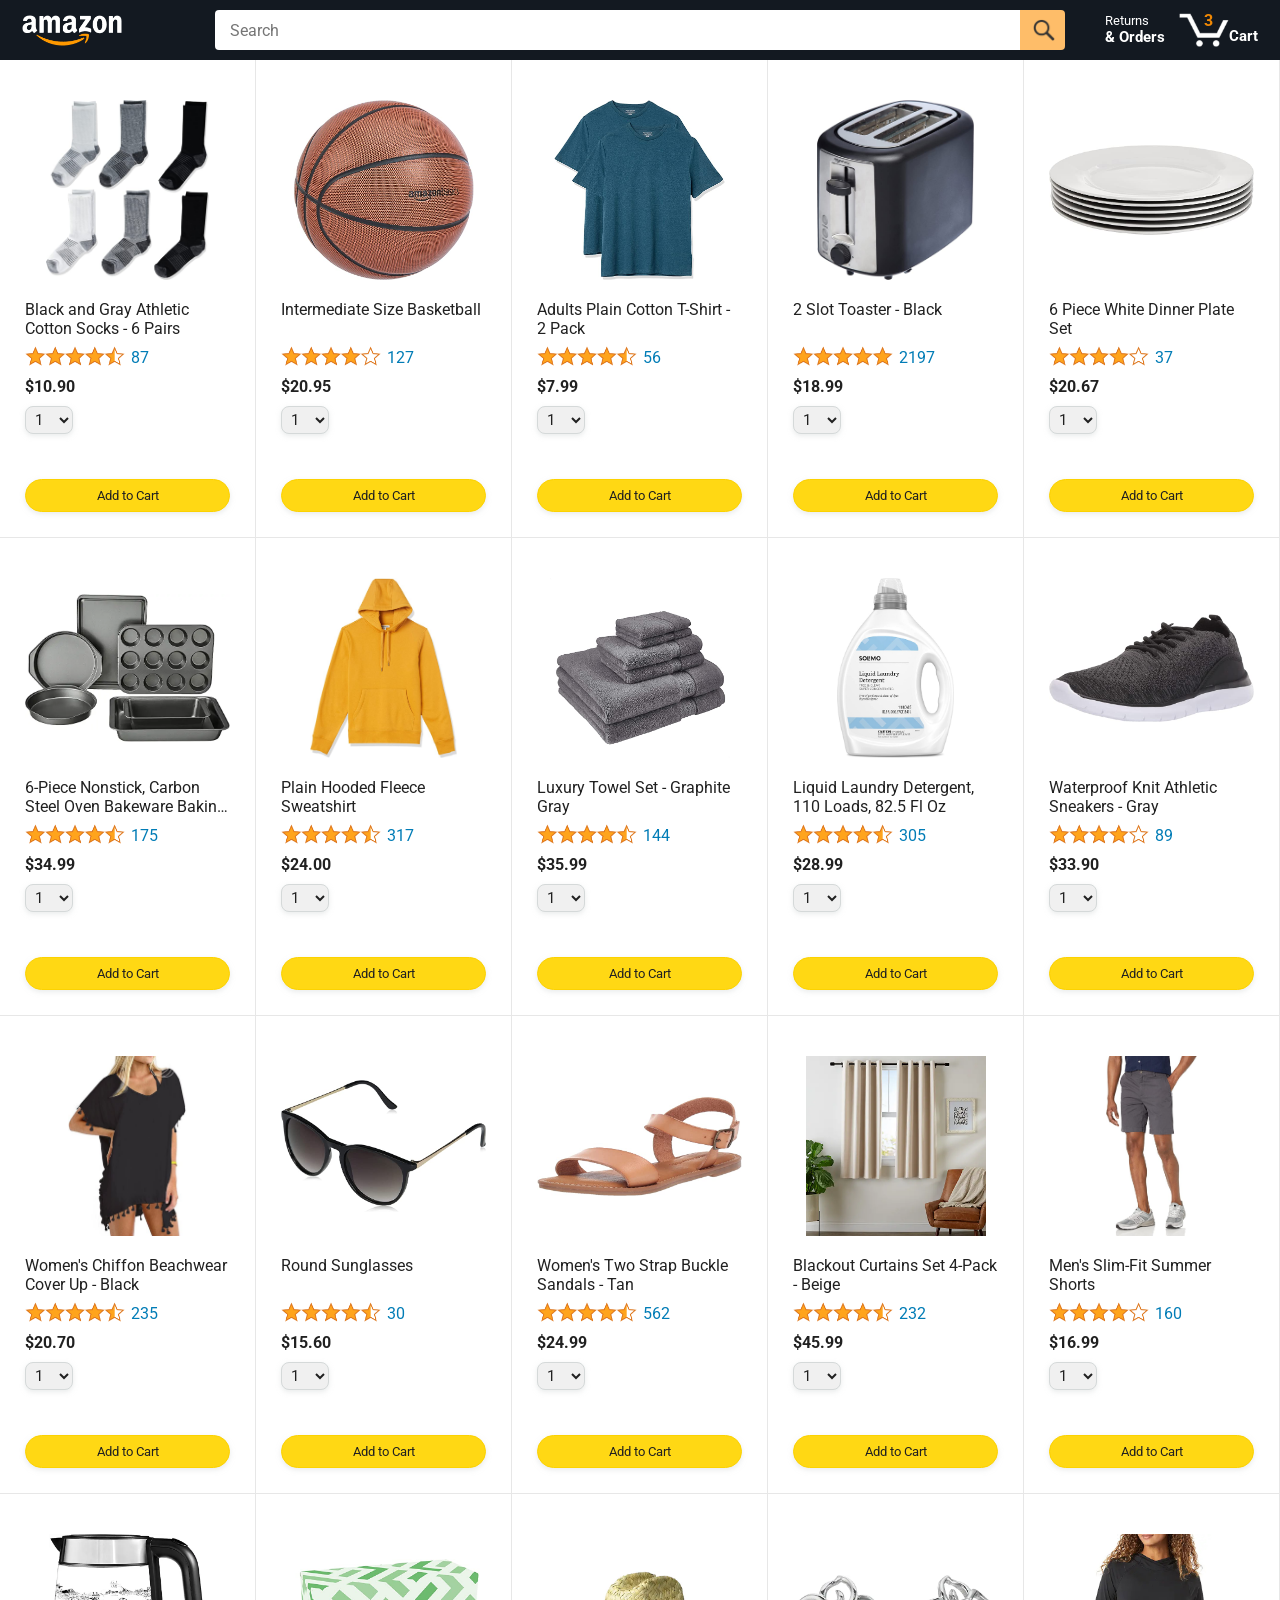
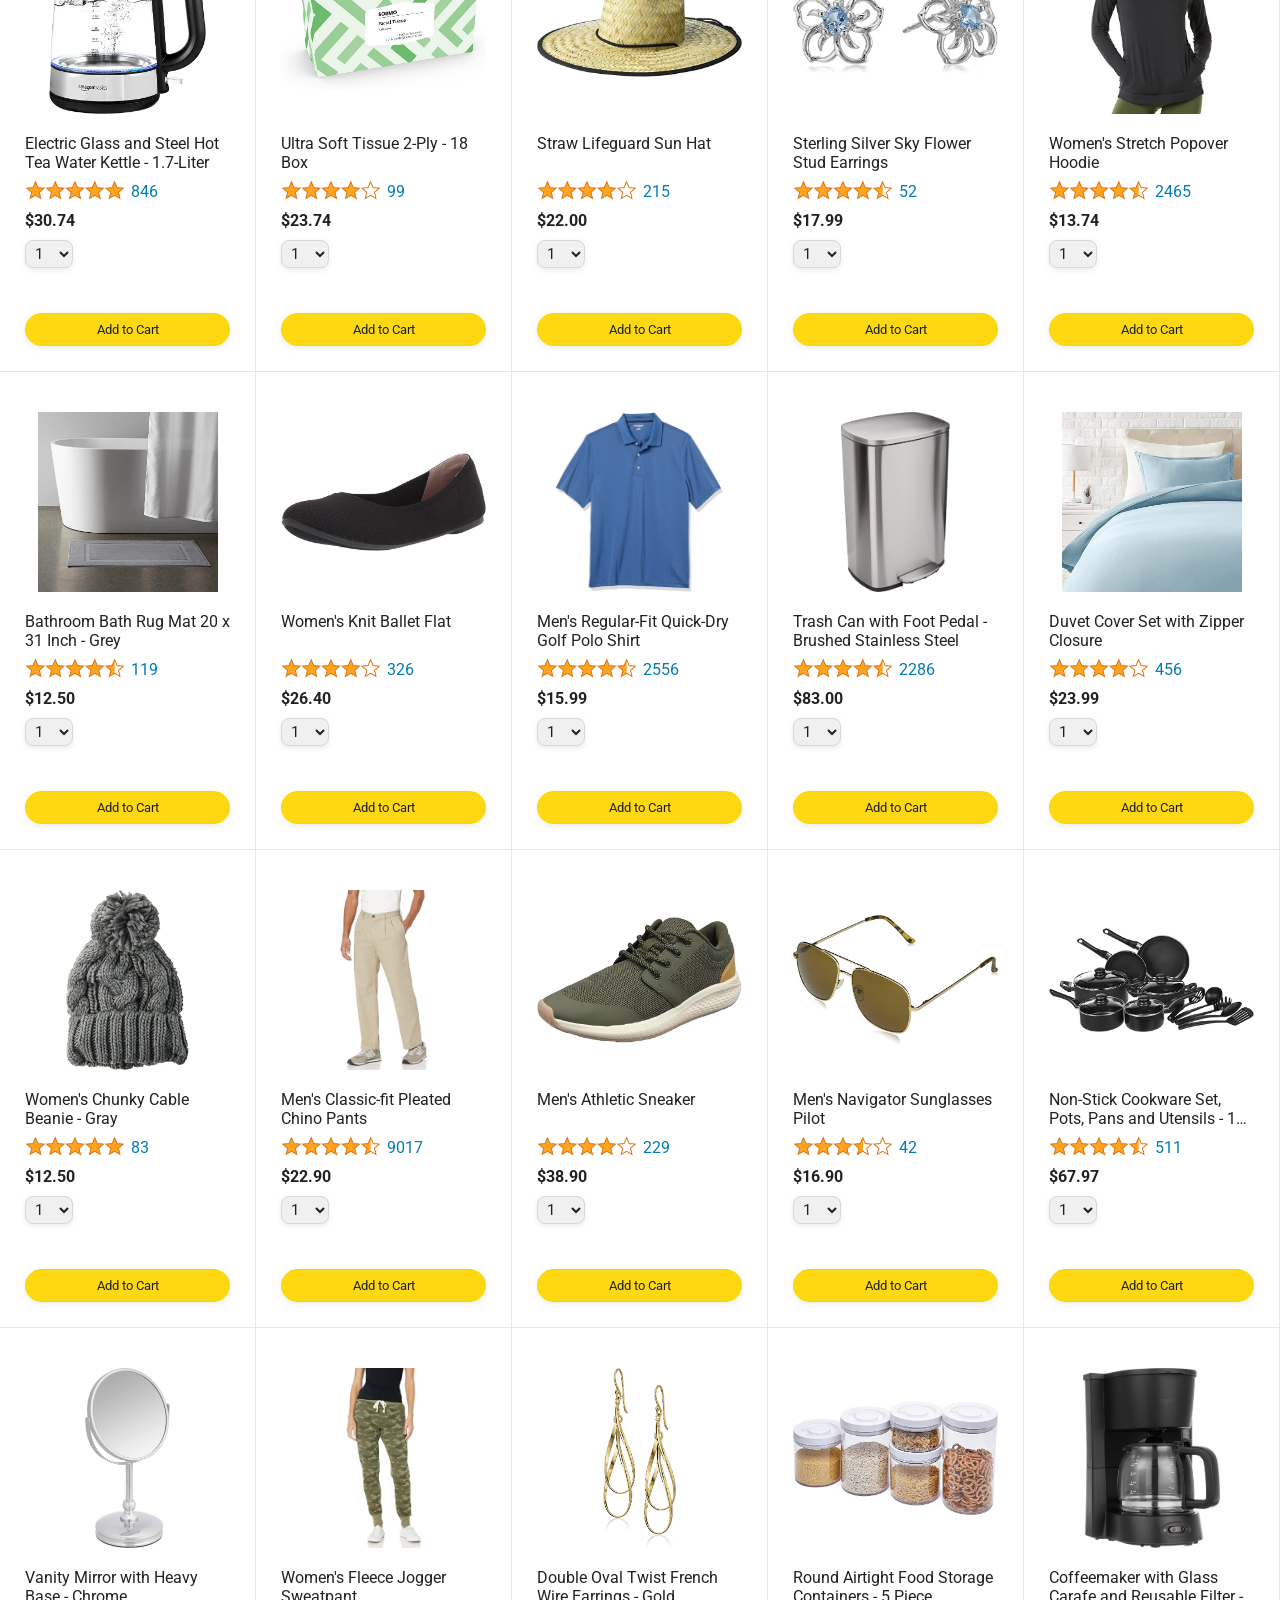
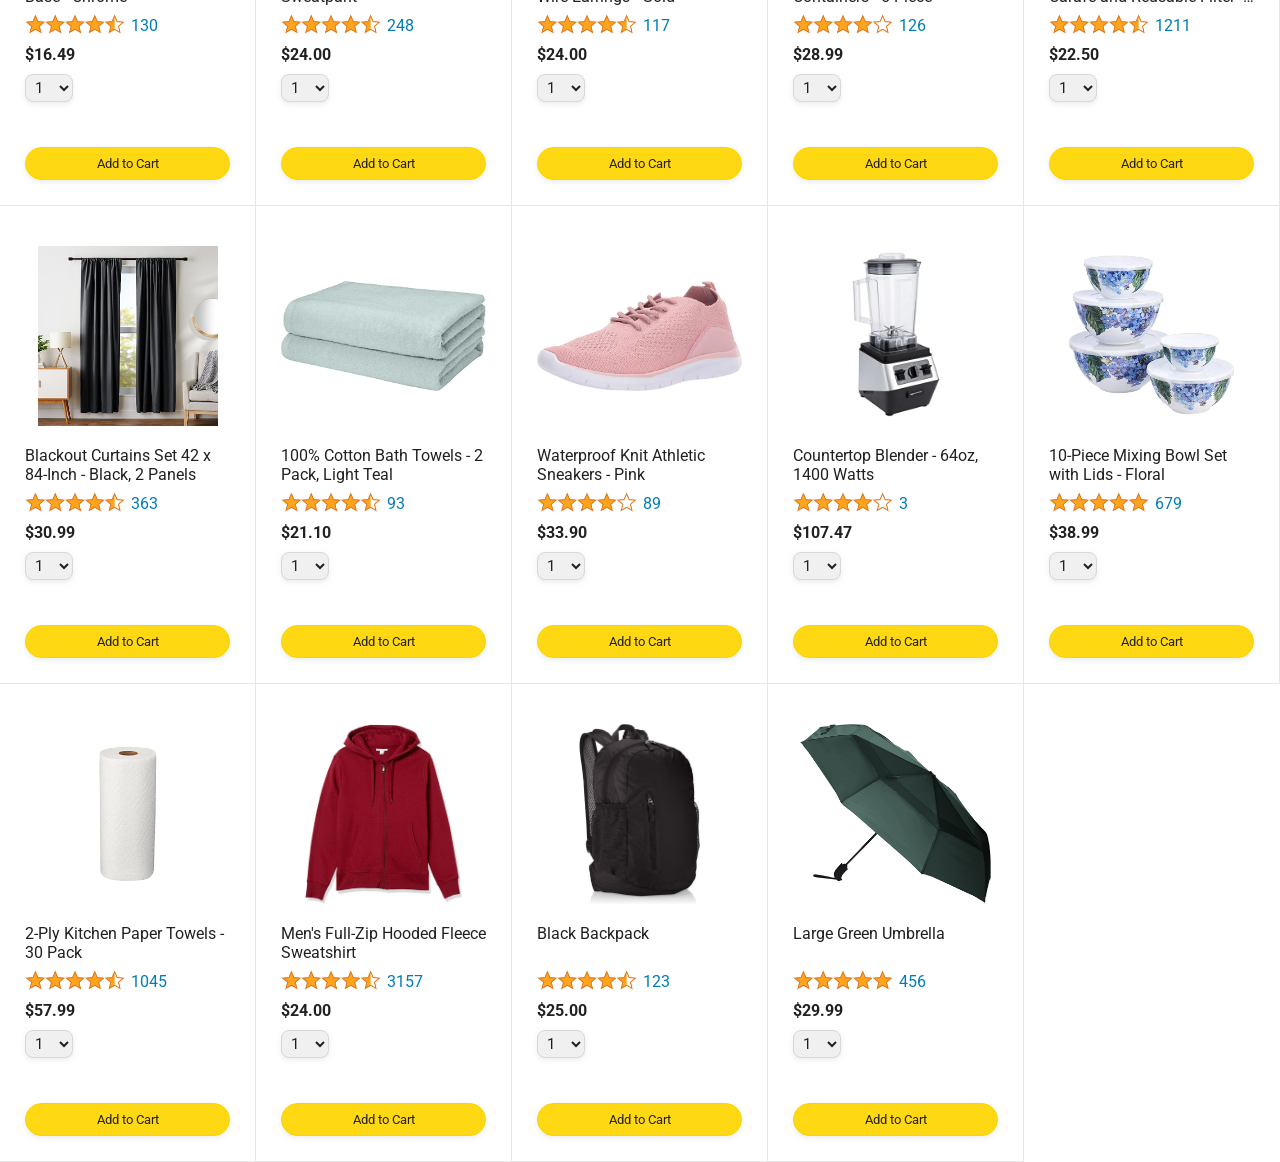
<file: index.html>
<!DOCTYPE html>
<html>
  <head>
    <title>Amazon Project</title>

    <!-- This code is needed for responsive design to work.
      (Responsive design = make the website look good on
      smaller screen sizes like a phone or a tablet). -->
    <meta name="viewport" content="width=device-width, initial-scale=1" />

    <!-- Load a font called Roboto from Google Fonts. -->
    <link rel="preconnect" href="https://fonts.googleapis.com" />
    <link rel="preconnect" href="https://fonts.gstatic.com" crossorigin />
    <link
      href="https://fonts.googleapis.com/css2?family=Roboto:wght@400;500;700&display=swap"
      rel="stylesheet"
    />

    <!-- Here are the CSS files for this page. -->
    <link rel="stylesheet" href="styles/shared/general.css" />
    <link rel="stylesheet" href="styles/shared/amazon-header.css" />
    <link rel="stylesheet" href="styles/pages/amazon.css" />
  </head>
  <body>
    <div class="amazon-header">
      <div class="amazon-header-left-section">
        <a href="amazon.html" class="header-link">
          <img class="amazon-logo" src="images/amazon-logo-white.png" />
          <img
            class="amazon-mobile-logo"
            src="images/amazon-mobile-logo-white.png"
          />
        </a>
      </div>

      <div class="amazon-header-middle-section">
        <input class="search-bar" type="text" placeholder="Search" />

        <button class="search-button">
          <img class="search-icon" src="images/icons/search-icon.png" />
        </button>
      </div>

      <div class="amazon-header-right-section">
        <a class="orders-link header-link" href="orders.html">
          <span class="returns-text">Returns</span>
          <span class="orders-text">& Orders</span>
        </a>
        <a class="cart-link header-link" href="checkout.html">
          <img class="cart-icon" src="images/icons/cart-icon.png" />
          <div class="cart-quantity js-cart-quantity"></div>
          <div class="cart-text">Cart</div>
        </a>
      </div>
    </div>

    <div class="main">
      <div class="products-grid js-products-grid"></div>
    </div>
    <script type="module" src="scripts/amazon.js"></script>
  </body>
</html>
</file>
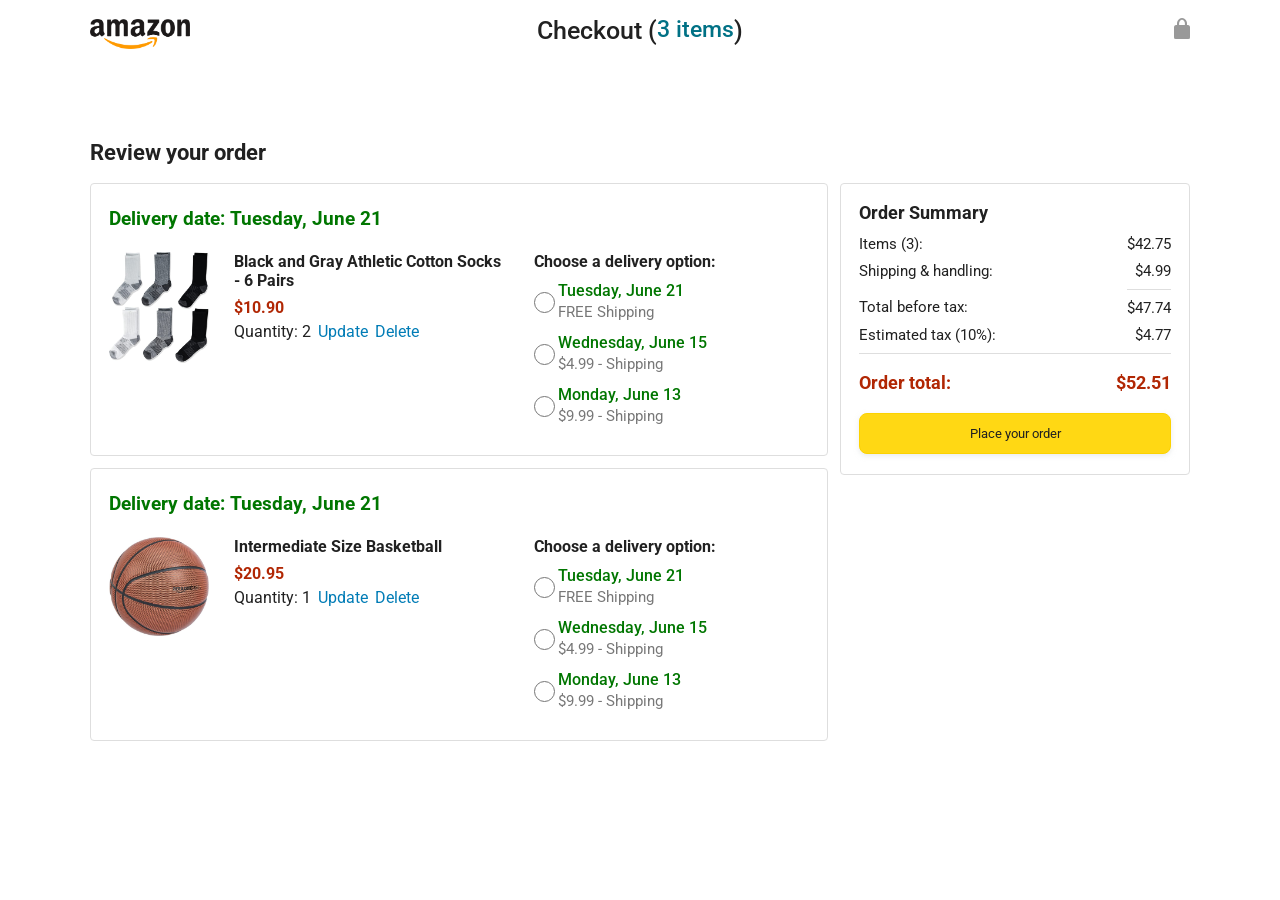
<file: checkout.html>
<!DOCTYPE html>
<html>
  <head>
    <title>Checkout</title>

    <!-- This code is needed for responsive design to work.
      (Responsive design = make the website look good on
      smaller screen sizes like a phone or a tablet). -->
    <meta name="viewport" content="width=device-width, initial-scale=1" />

    <!-- Load a font called Roboto from Google Fonts. -->
    <link rel="preconnect" href="https://fonts.googleapis.com" />
    <link rel="preconnect" href="https://fonts.gstatic.com" crossorigin />
    <link
      href="https://fonts.googleapis.com/css2?family=Roboto:wght@400;500;700&display=swap"
      rel="stylesheet"
    />

    <!-- Here are the CSS files for this page. -->
    <link rel="stylesheet" href="styles/shared/general.css" />
    <link rel="stylesheet" href="styles/pages/checkout/checkout-header.css" />
    <link rel="stylesheet" href="styles/pages/checkout/checkout.css" />
  </head>
  <body>
    <div class="checkout-header">
      <div class="header-content">
        <div class="checkout-header-left-section">
          <a href="amazon.html">
            <img class="amazon-logo" src="images/amazon-logo.png" />
            <img
              class="amazon-mobile-logo"
              src="images/amazon-mobile-logo.png"
            />
          </a>
        </div>
        <div class="checkout-header-middle-section">
          Checkout (<a
            class="return-to-home-link js-return-to-home-link"
            href="amazon.html"
          ></a
          >)
        </div>

        <div class="checkout-header-right-section">
          <img src="images/icons/checkout-lock-icon.png" />
        </div>
      </div>
    </div>

    <div class="main">
      <div class="page-title">Review your order</div>

      <div class="checkout-grid">
        <div class="order-summary js-order-summary"></div>

        <div class="payment-summary">
          <div class="payment-summary-title">Order Summary</div>

          <div class="payment-summary-row">
            <div>Items (3):</div>
            <div class="payment-summary-money">$42.75</div>
          </div>

          <div class="payment-summary-row">
            <div>Shipping &amp; handling:</div>
            <div class="payment-summary-money">$4.99</div>
          </div>

          <div class="payment-summary-row subtotal-row">
            <div>Total before tax:</div>
            <div class="payment-summary-money">$47.74</div>
          </div>

          <div class="payment-summary-row">
            <div>Estimated tax (10%):</div>
            <div class="payment-summary-money">$4.77</div>
          </div>

          <div class="payment-summary-row total-row">
            <div>Order total:</div>
            <div class="payment-summary-money">$52.51</div>
          </div>

          <button class="place-order-button button-primary">
            Place your order
          </button>
        </div>
      </div>
    </div>
    <script type="module" src="scripts/checkout.js"></script>
  </body>
</html>
</file>
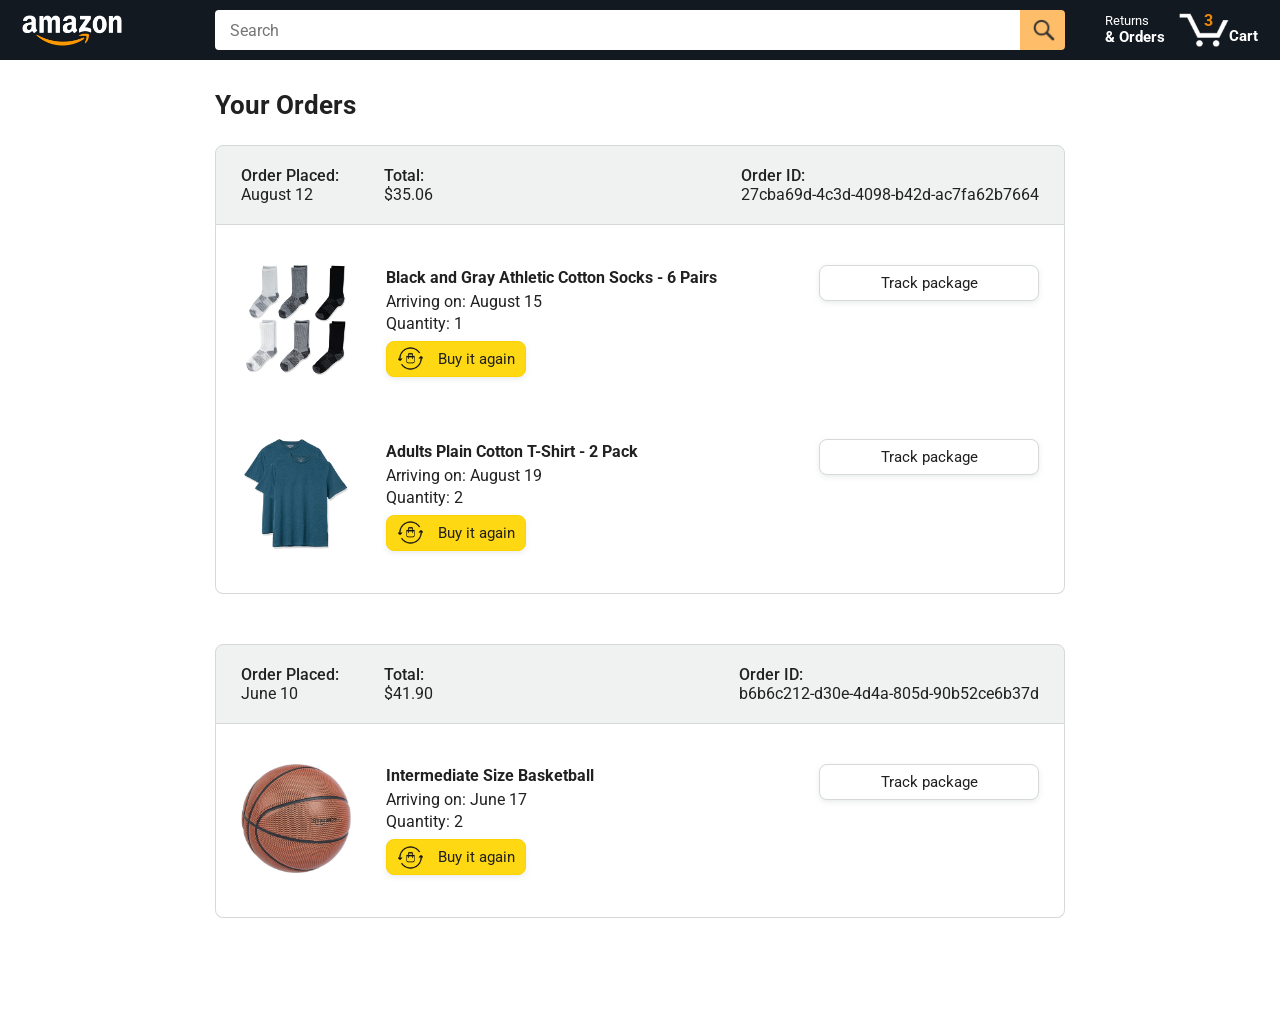
<file: orders.html>
<!DOCTYPE html>
<html>
  <head>
    <title>Orders</title>

    <!-- This code is needed for responsive design to work.
      (Responsive design = make the website look good on
      smaller screen sizes like a phone or a tablet). -->
    <meta name="viewport" content="width=device-width, initial-scale=1">

    <!-- Load a font called Roboto from Google Fonts. -->
    <link rel="preconnect" href="https://fonts.googleapis.com">
    <link rel="preconnect" href="https://fonts.gstatic.com" crossorigin>
    <link href="https://fonts.googleapis.com/css2?family=Roboto:wght@400;500;700&display=swap" rel="stylesheet">

    <!-- Here are the CSS files for this page. -->
    <link rel="stylesheet" href="styles/shared/general.css">
    <link rel="stylesheet" href="styles/shared/amazon-header.css">
    <link rel="stylesheet" href="styles/pages/orders.css">
  </head>
  <body>
    <div class="amazon-header">
      <div class="amazon-header-left-section">
        <a href="amazon.html" class="header-link">
          <img class="amazon-logo"
            src="images/amazon-logo-white.png">
          <img class="amazon-mobile-logo"
            src="images/amazon-mobile-logo-white.png">
        </a>
      </div>

      <div class="amazon-header-middle-section">
        <input class="search-bar" type="text" placeholder="Search">

        <button class="search-button">
          <img class="search-icon" src="images/icons/search-icon.png">
        </button>
      </div>

      <div class="amazon-header-right-section">
        <a class="orders-link header-link" href="orders.html">
          <span class="returns-text">Returns</span>
          <span class="orders-text">& Orders</span>
        </a>

        <a class="cart-link header-link" href="checkout.html">
          <img class="cart-icon" src="images/icons/cart-icon.png">
          <div class="cart-quantity">3</div>
          <div class="cart-text">Cart</div>
        </a>
      </div>
    </div>

    <div class="main">
      <div class="page-title">Your Orders</div>

      <div class="orders-grid">
        <div class="order-container">
          
          <div class="order-header">
            <div class="order-header-left-section">
              <div class="order-date">
                <div class="order-header-label">Order Placed:</div>
                <div>August 12</div>
              </div>
              <div class="order-total">
                <div class="order-header-label">Total:</div>
                <div>$35.06</div>
              </div>
            </div>

            <div class="order-header-right-section">
              <div class="order-header-label">Order ID:</div>
              <div>27cba69d-4c3d-4098-b42d-ac7fa62b7664</div>
            </div>
          </div>

          <div class="order-details-grid">
            <div class="product-image-container">
              <img src="images/products/athletic-cotton-socks-6-pairs.jpg">
            </div>

            <div class="product-details">
              <div class="product-name">
                Black and Gray Athletic Cotton Socks - 6 Pairs
              </div>
              <div class="product-delivery-date">
                Arriving on: August 15
              </div>
              <div class="product-quantity">
                Quantity: 1
              </div>
              <button class="buy-again-button button-primary">
                <img class="buy-again-icon" src="images/icons/buy-again.png">
                <span class="buy-again-message">Buy it again</span>
              </button>
            </div>

            <div class="product-actions">
              <a href="tracking.html">
                <button class="track-package-button button-secondary">
                  Track package
                </button>
              </a>
            </div>

            <div class="product-image-container">
              <img src="images/products/adults-plain-cotton-tshirt-2-pack-teal.jpg">
            </div>

            <div class="product-details">
              <div class="product-name">
                Adults Plain Cotton T-Shirt - 2 Pack
              </div>
              <div class="product-delivery-date">
                Arriving on: August 19
              </div>
              <div class="product-quantity">
                Quantity: 2
              </div>
              <button class="buy-again-button button-primary">
                <img class="buy-again-icon" src="images/icons/buy-again.png">
                <span class="buy-again-message">Buy it again</span>
              </button>
            </div>

            <div class="product-actions">
              <a href="tracking.html">
                <button class="track-package-button button-secondary">
                  Track package
                </button>
              </a>
            </div>
          </div>
        </div>

        <div class="order-container">

          <div class="order-header">
            <div class="order-header-left-section">
              <div class="order-date">
                <div class="order-header-label">Order Placed:</div>
                <div>June 10</div>
              </div>
              <div class="order-total">
                <div class="order-header-label">Total:</div>
                <div>$41.90</div>
              </div>
            </div>

            <div class="order-header-right-section">
              <div class="order-header-label">Order ID:</div>
              <div>b6b6c212-d30e-4d4a-805d-90b52ce6b37d</div>
            </div>
          </div>

          <div class="order-details-grid">
            <div class="product-image-container">
              <img src="images/products/intermediate-composite-basketball.jpg">
            </div>

            <div class="product-details">
              <div class="product-name">
                Intermediate Size Basketball
              </div>
              <div class="product-delivery-date">
                Arriving on: June 17
              </div>
              <div class="product-quantity">
                Quantity: 2
              </div>
              <button class="buy-again-button button-primary">
                <img class="buy-again-icon" src="images/icons/buy-again.png">
                <span class="buy-again-message">Buy it again</span>
              </button>
            </div>

            <div class="product-actions">
              <a href="tracking.html">
                <button class="track-package-button button-secondary">
                  Track package
                </button>
              </a>
            </div>
          </div>
        </div>
      </div>
    </div>
  </body>
</html>
</file>
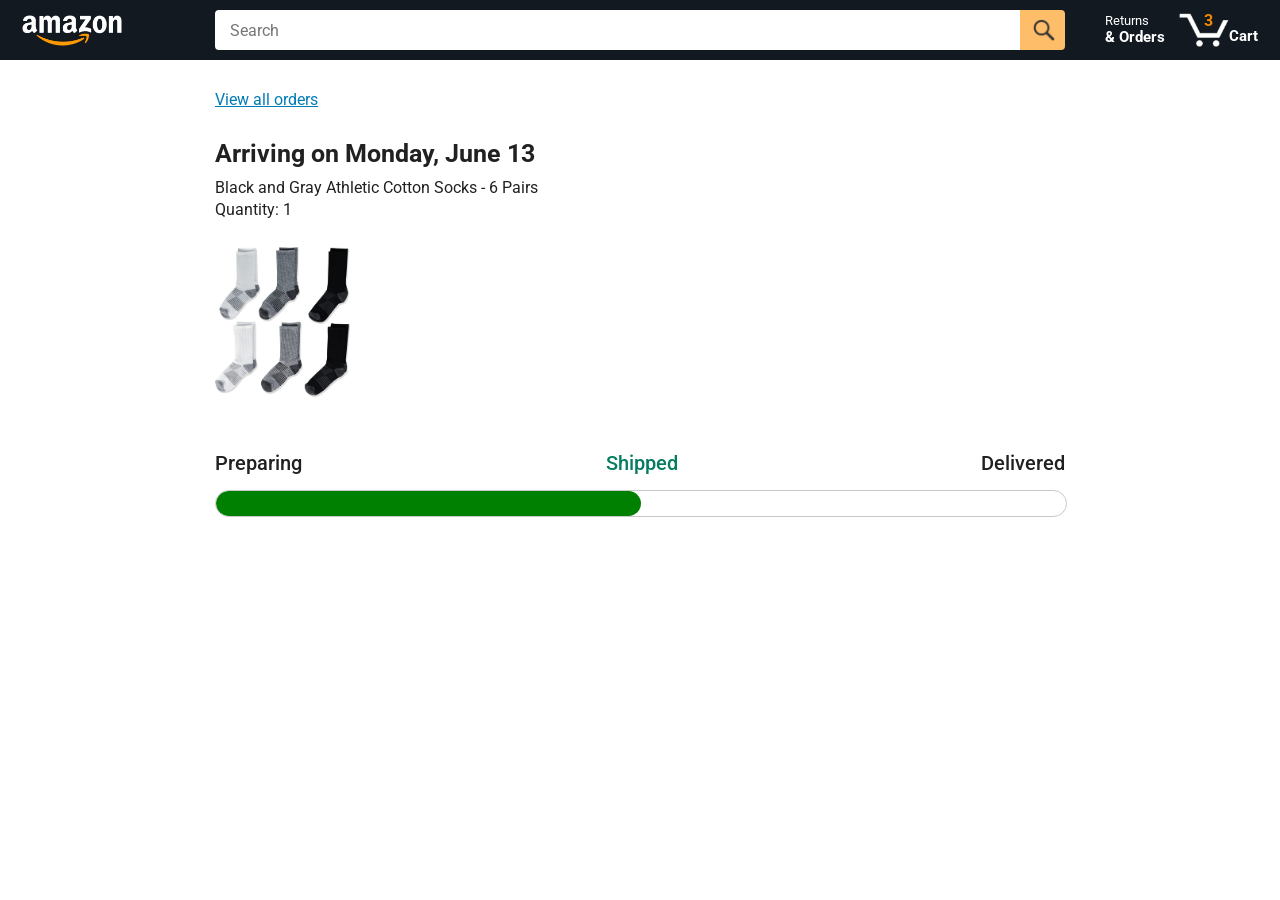
<file: tracking.html>
<!DOCTYPE html>
<html>
  <head>
    <title>Tracking</title>

    <!-- This code is needed for responsive design to work.
      (Responsive design = make the website look good on
      smaller screen sizes like a phone or a tablet). -->
    <meta name="viewport" content="width=device-width, initial-scale=1">

    <!-- Load a font called Roboto from Google Fonts. -->
    <link rel="preconnect" href="https://fonts.googleapis.com">
    <link rel="preconnect" href="https://fonts.gstatic.com" crossorigin>
    <link href="https://fonts.googleapis.com/css2?family=Roboto:wght@400;500;700&display=swap" rel="stylesheet">

    <!-- Here are the CSS files for this page. -->
    <link rel="stylesheet" href="styles/shared/general.css">
    <link rel="stylesheet" href="styles/shared/amazon-header.css">
    <link rel="stylesheet" href="styles/pages/tracking.css">
  </head>
  <body>
    <div class="amazon-header">
      <div class="amazon-header-left-section">
        <a href="amazon.html" class="header-link">
          <img class="amazon-logo"
            src="images/amazon-logo-white.png">
          <img class="amazon-mobile-logo"
            src="images/amazon-mobile-logo-white.png">
        </a>
      </div>

      <div class="amazon-header-middle-section">
        <input class="search-bar" type="text" placeholder="Search">

        <button class="search-button">
          <img class="search-icon" src="images/icons/search-icon.png">
        </button>
      </div>

      <div class="amazon-header-right-section">
        <a class="orders-link header-link" href="orders.html">
          <span class="returns-text">Returns</span>
          <span class="orders-text">& Orders</span>
        </a>

        <a class="cart-link header-link" href="checkout.html">
          <img class="cart-icon" src="images/icons/cart-icon.png">
          <div class="cart-quantity">3</div>
          <div class="cart-text">Cart</div>
        </a>
      </div>
    </div>

    <div class="main">
      <div class="order-tracking">
        <a class="back-to-orders-link link-primary" href="orders.html">
          View all orders
        </a>

        <div class="delivery-date">
          Arriving on Monday, June 13
        </div>

        <div class="product-info">
          Black and Gray Athletic Cotton Socks - 6 Pairs
        </div>

        <div class="product-info">
          Quantity: 1
        </div>

        <img class="product-image" src="images/products/athletic-cotton-socks-6-pairs.jpg">

        <div class="progress-labels-container">
          <div class="progress-label">
            Preparing
          </div>
          <div class="progress-label current-status">
            Shipped
          </div>
          <div class="progress-label">
            Delivered
          </div>
        </div>

        <div class="progress-bar-container">
          <div class="progress-bar"></div>
        </div>
      </div>
    </div>
  </body>
</html>
</file>
<file: styles/shared/general.css>
body {
  font-family: Roboto, Arial;
  color: rgb(33, 33, 33);
  /* The <body> element has a default margin of 8px
     on all sides. This removes the default margins. */
  margin: 0;
}

/* <p> elements have a default margin on the top
   and bottom. This removes the default margins. */
p {
  margin: 0;
}

button {
  cursor: pointer;
}

select {
  cursor: pointer;
}

input, select, button {
  font-family: Roboto, Arial;
}

.button-primary {
  color: rgb(33, 33, 33);
  background-color: rgb(255, 216, 20);
  border: 1px solid rgb(252, 210, 0);
  border-radius: 8px;
  cursor: pointer;
  box-shadow: 0 2px 5px rgba(213, 217, 217, 0.5);
}

.button-primary:hover {
  background-color: rgb(247, 202, 0);
  border: 1px solid rgb(242, 194, 0);
}

.button-primary:active {
  background: rgb(255, 216, 20);
  border-color: rgb(252, 210, 0);
  box-shadow: none;
}

.button-secondary {
  color: rgb(33, 33, 33);
  background: white;
  border: 1px solid rgb(213, 217, 217);
  border-radius: 8px;
  cursor: pointer;
  box-shadow: 0 2px 5px rgba(213, 217, 217, 0.5);
}

.button-secondary:hover {
  background-color: rgb(247, 250, 250);
}

.button-secondary:active {
  background-color: rgb(237, 253, 255);
  box-shadow: none;
}

/* These styles will limit text to 2 lines. Anything
   beyond 2 lines will be replaced with "..."
   You can find this code by using an A.I. tool or by
   searching in Google.
   https://css-tricks.com/almanac/properties/l/line-clamp/ */
.limit-text-to-2-lines {
  display: -webkit-box;
  -webkit-line-clamp: 2;
  -webkit-box-orient: vertical;
  overflow: hidden;
}

.link-primary {
  color: rgb(1, 124, 182);
  cursor: pointer;
}

.link-primary:hover {
  color: rgb(196, 80, 0);
}

/* Styles for dropdown selectors. */
select {
  color: rgb(33, 33, 33);
  background-color: rgb(240, 240, 240);
  border: 1px solid rgb(213, 217, 217);
  border-radius: 8px;
  padding: 3px 5px;
  font-size: 15px;
  cursor: pointer;
  box-shadow: 0 2px 5px rgba(213, 217, 217, 0.5);
}

select:focus,
input:focus {
  outline: 2px solid rgb(255, 153, 0);
}
</file>
<file: styles/shared/amazon-header.css>
.amazon-header {
  background-color: rgb(19, 25, 33);
  color: white;
  padding-left: 15px;
  padding-right: 15px;

  display: flex;
  align-items: center;
  justify-content: space-between;

  position: fixed;
  top: 0;
  left: 0;
  right: 0;
  height: 60px;
}

.amazon-header-left-section {
  width: 180px;
}

@media (max-width: 800px) {
  .amazon-header-left-section {
    width: unset;
  }
}

.header-link {
  display: inline-block;
  padding: 6px;
  border-radius: 2px;
  cursor: pointer;
  text-decoration: none;
  border: 1px solid rgba(0, 0, 0, 0);
}

.header-link:hover {
  border: 1px solid white;
}

.amazon-logo {
  width: 100px;
  margin-top: 5px;
}

.amazon-mobile-logo {
  display: none;
}

@media (max-width: 575px) {
  .amazon-logo {
    display: none;
  }

  .amazon-mobile-logo {
    display: block;
    height: 35px;
    margin-top: 5px;
  }
}

.amazon-header-middle-section {
  flex: 1;
  max-width: 850px;
  margin-left: 10px;
  margin-right: 10px;
  display: flex;
}

.search-bar {
  flex: 1;
  width: 0;
  font-size: 16px;
  height: 38px;
  padding-left: 15px;
  border: none;
  border-top-left-radius: 4px;
  border-bottom-left-radius: 4px;
  border-top-right-radius: 0;
  border-bottom-right-radius: 0;
}

.search-button {
  background-color: rgb(254, 189, 105);
  border: none;
  width: 45px;
  height: 40px;
  border-top-right-radius: 4px;
  border-bottom-right-radius: 4px;
  flex-shrink: 0;
}

.search-icon {
  height: 22px;
  margin-left: 2px;
  margin-top: 3px;
}

.amazon-header-right-section {
  width: 180px;
  flex-shrink: 0;
  display: flex;
  justify-content: end;
}

.orders-link {
  color: white;
}

.returns-text {
  display: block;
  font-size: 13px;
}

.orders-text {
  display: block;
  font-size: 15px;
  font-weight: 700;
}

.cart-link {
  color: white;
  display: flex;
  align-items: center;
  position: relative;
}

.cart-icon {
  width: 50px;
}

.cart-text {
  margin-top: 12px;
  font-size: 15px;
  font-weight: 700;
}

.cart-quantity {
  color: rgb(240, 136, 4);
  font-size: 16px;
  font-weight: 700;

  position: absolute;
  top: 4px;
  left: 22px;
  
  width: 26px;
  text-align: center;
}
</file>
<file: styles/pages/amazon.css>
.main {
  margin-top: 60px;
}

.products-grid {
  display: grid;

  /* - In CSS Grid, 1fr means a column will take up the
       remaining space in the grid.
     - If we write 1fr 1fr ... 1fr; 8 times, this will
       divide the grid into 8 columns, each taking up an
       equal amount of the space.
     - repeat(8, 1fr); is a shortcut for repeating "1fr"
       8 times (instead of typing out "1fr" 8 times).
       repeat(...) is a special property that works with
       display: grid; */
  grid-template-columns: repeat(8, 1fr);
}

/* @media is used to create responsive design (making the
   website look good on any screen size). This @media
   means when the screen width is 2000px or less, we
   will divide the grid into 7 columns instead of 8. */
@media (max-width: 2000px) {
  .products-grid {
    grid-template-columns: repeat(7, 1fr);
  }
}

/* This @media means when the screen width is 1600px or
   less, we will divide the grid into 6 columns. */
@media (max-width: 1600px) {
  .products-grid {
    grid-template-columns: repeat(6, 1fr);
  }
}

@media (max-width: 1300px) {
  .products-grid {
    grid-template-columns: repeat(5, 1fr);
  }
}

@media (max-width: 1000px) {
  .products-grid {
    grid-template-columns: repeat(4, 1fr);
  }
}

@media (max-width: 800px) {
  .products-grid {
    grid-template-columns: repeat(3, 1fr);
  }
}

@media (max-width: 575px) {
  .products-grid {
    grid-template-columns: repeat(2, 1fr);
  }
}

@media (max-width: 450px) {
  .products-grid {
    grid-template-columns: 1fr;
  }
}

.product-container {
  padding-top: 40px;
  padding-bottom: 25px;
  padding-left: 25px;
  padding-right: 25px;

  border-right: 1px solid rgb(231, 231, 231);
  border-bottom: 1px solid rgb(231, 231, 231);

  display: flex;
  flex-direction: column;
}

.product-image-container {
  display: flex;
  justify-content: center;
  align-items: center;

  height: 180px;
  margin-bottom: 20px;
}

.product-image {
  /* Images will overflow their container by default. To
    prevent this, we set max-width and max-height to 100%
    so they stay inside their container. */
  max-width: 100%;
  max-height: 100%;
}

.product-name {
  height: 40px;
  margin-bottom: 5px;
}

.product-rating-container {
  display: flex;
  align-items: center;
  margin-bottom: 10px;
}

.product-rating-stars {
  width: 100px;
  margin-right: 6px;
}

.product-rating-count {
  color: rgb(1, 124, 182);
  cursor: pointer;
  margin-top: 3px;
}

.product-price {
  font-weight: 700;
  margin-bottom: 10px;
}

.product-quantity-container {
  margin-bottom: 17px;
}

.product-spacer {
  flex: 1;
}

.added-to-cart {
  color: rgb(6, 125, 98);
  font-size: 16px;

  display: flex;
  align-items: center;
  margin-bottom: 8px;

  /* At first, the "Added to cart" message will
     be invisible. Use JavaScript to change the
     opacity and make it visible. */
  opacity: 0;
}

.added-to-cart img {
  height: 20px;
  margin-right: 5px;
}

.add-to-cart-button {
  width: 100%;
  padding: 8px;
  border-radius: 50px;
}

.added-to-cart-visible {
  opacity: 1;
}
</file>
<file: styles/pages/checkout/checkout-header.css>
.checkout-header {
  height: 60px;
  padding-left: 30px;
  padding-right: 30px;
  background-color: white;

  display: flex;
  justify-content: center;

  position: fixed;
  top: 0;
  left: 0;
  right: 0;
  z-index: 1000;
}

.header-content {
  width: 100%;
  max-width: 1100px;

  display: flex;
  align-items: center;
}

.checkout-header-left-section {
  width: 150px;
}

.amazon-logo {
  width: 100px;
  margin-top: 12px;
}

.amazon-mobile-logo {
  display: none;
}

/* @media is used to create responsive design (making the
   website look good on any screen size). This @media
   means when the screen width is 575px or less, different
   styles (inside the {...}) will be applied. */
@media (max-width: 575px) {
  .checkout-header-left-section {
    width: auto;
  }

  .amazon-logo {
    display: none;
  }

  .amazon-mobile-logo {
    display: inline-block;
    height: 35px;
    margin-top: 5px;
  }
}

.checkout-header-middle-section {
  flex: 1;
  flex-shrink: 0;
  text-align: center;

  font-size: 25px;
  font-weight: 500;

  display: flex;
  justify-content: center;
}

.return-to-home-link {
  color: rgb(0, 113, 133);
  font-size: 23px;
  text-decoration: none;
  cursor: pointer;
}

@media (max-width: 1000px) {
  .checkout-header-middle-section {
    font-size: 20px;
    margin-right: 60px;
  }

  .return-to-home-link {
    font-size: 18px;
  }
}

@media (max-width: 575px) {
  .checkout-header-middle-section {
    margin-right: 5px;
  }
}

.checkout-header-right-section {
  text-align: right;
  width: 150px;
}

@media (max-width: 1000px) {
  .checkout-header-right-section {
    width: auto;
  }
}
</file>
<file: styles/pages/checkout/checkout.css>
.main {
  max-width: 1100px;
  padding-left: 30px;
  padding-right: 30px;

  margin-top: 140px;
  margin-bottom: 100px;

  /* margin-left: auto;
     margin-right auto;
     Is a trick for centering an element horizontally
     without needing a container. */
  margin-left: auto;
  margin-right: auto;
}

.page-title {
  font-weight: 700;
  font-size: 22px;
  margin-bottom: 18px;
}

.checkout-grid {
  display: grid;
  /* Here, 1fr means the first column will take
     up the remaining space in the grid. */
  grid-template-columns: 1fr 350px;
  column-gap: 12px;

  /* Use align-items: start; to prevent the elements
     in the grid from stretching vertically. */
  align-items: start;
}

@media (max-width: 1000px) {
  .main {
    max-width: 500px;
  }

  .checkout-grid {
    grid-template-columns: 1fr;
  }
}

.cart-item-container,
.payment-summary {
  border: 1px solid rgb(222, 222, 222);
  border-radius: 4px;
  padding: 18px;
}

.cart-item-container {
  margin-bottom: 12px;
}

.payment-summary {
  padding-bottom: 5px;
}

@media (max-width: 1000px) {
  .payment-summary {
    /* grid-row: 1 means this element will be placed into row
      1 in the grid. (Normally, the row that an element is
      placed in is determined by the order of the elements in
      the HTML. grid-row overrides this default ordering). */
    grid-row: 1;
    margin-bottom: 12px;
  }
}

.delivery-date {
  color: rgb(0, 118, 0);
  font-weight: 700;
  font-size: 19px;
  margin-top: 5px;
  margin-bottom: 22px;
}

.cart-item-details-grid {
  display: grid;
  /* 100px 1fr 1fr; means the 2nd and 3rd column will
     take up half the remaining space in the grid
     (they will divide up the remaining space evenly). */
  grid-template-columns: 100px 1fr 1fr;
  column-gap: 25px;
}

@media (max-width: 1000px) {
  .cart-item-details-grid {
    grid-template-columns: 100px 1fr;
    row-gap: 30px;
  }
}

.product-image {
  max-width: 100%;
  max-height: 120px;

  /* margin-left: auto;
     margin-right auto;
     Is a trick for centering an element horizontally
     without needing a container. */
  margin-left: auto;
  margin-right: auto;
}

.product-name {
  font-weight: 700;
  margin-bottom: 8px;
}

.product-price {
  color: rgb(177, 39, 4);
  font-weight: 700;
  margin-bottom: 5px;
}

.product-quantity .link-primary {
  margin-left: 3px;
}

@media (max-width: 1000px) {
  .delivery-options {
    /* grid-column: 1 means this element will be placed
       in column 1 in the grid. (Normally, the column that
       an element is placed in is determined by the order
       of the elements in the HTML. grid-column overrides
       this default ordering).
       
       / span 2 means this element will take up 2 columns
       in the grid (Normally, each element takes up 1
       column in the grid). */
    grid-column: 1 / span 2;
  }
}

.delivery-options-title {
  font-weight: 700;
  margin-bottom: 10px;
}

.delivery-option {
  display: grid;
  grid-template-columns: 24px 1fr;
  margin-bottom: 12px;
  cursor: pointer;
}

.delivery-option-input {
  margin-left: 0px;
  cursor: pointer;
}

.delivery-option-date {
  color: rgb(0, 118, 0);
  font-weight: 500;
  margin-bottom: 3px;
}

.delivery-option-price {
  color: rgb(120, 120, 120);
  font-size: 15px;
}

.payment-summary-title {
  font-weight: 700;
  font-size: 18px;
  margin-bottom: 12px;
}

.payment-summary-row {
  display: grid;
  /* 1fr auto; means the width of the 2nd column will be
     determined by the elements inside the column (auto).
     The 1st column will take up the remaining space. */
  grid-template-columns: 1fr auto;

  font-size: 15px;
  margin-bottom: 9px;
}

.payment-summary-money {
  text-align: right;
}

.subtotal-row .payment-summary-money {
  border-top: 1px solid rgb(222, 222, 222);
}

.subtotal-row div {
  padding-top: 9px;
}

.total-row {
  color: rgb(177, 39, 4);
  font-weight: 700;
  font-size: 18px;

  border-top: 1px solid rgb(222, 222, 222);
  padding-top: 18px;
}

.place-order-button {
  width: 100%;
  padding-top: 12px;
  padding-bottom: 12px;
  border-radius: 8px;

  margin-top: 11px;
  margin-bottom: 15px;
}

.quantity-input {
  width: 30px;
  display: none;
}
.save-quantity-link {
  display: none;
}

.is-editing-quantity {
  .quantity-input,
  .save-quantity-link {
    display: initial;
  }
}
.is-editing-quantity {
  .update-quantity-link,
  .quantity-label {
    display: none;
  }
}
</file>
<file: styles/pages/orders.css>
.main {
  max-width: 850px;
  margin-top: 90px;
  margin-bottom: 100px;
  padding-left: 20px;
  padding-right: 20px;

  /* margin-left: auto;
     margin-right auto;
     Is a trick for centering an element horizontally
     without needing a container. */
  margin-left: auto;
  margin-right: auto;
}

.page-title {
  font-weight: 700;
  font-size: 26px;
  margin-bottom: 25px;
}

.orders-grid {
  display: grid;
  grid-template-columns: 1fr;
  row-gap: 50px;
}

.order-header {
  background-color: rgb(240, 242, 242);
  border: 1px solid rgb(213, 217, 217);

  display: flex;
  align-items: center;
  justify-content: space-between;

  padding: 20px 25px;
  border-top-left-radius: 8px;
  border-top-right-radius: 8px;
}

.order-header-left-section {
  display: flex;
  flex-shrink: 0;
}

.order-header-label {
  font-weight: 500;
}

.order-date,
.order-total {
  margin-right: 45px;
}

.order-header-right-section {
  flex-shrink: 1;
}

@media (max-width: 575px) {
  .order-header {
    flex-direction: column;
    align-items: start;
    line-height: 23px;
    padding: 15px;
  }

  .order-header-left-section {
    flex-direction: column;
  }

  .order-header-label {
    margin-right: 5px;
  }

  .order-date,
  .order-total {
    display: grid;
    grid-template-columns: auto 1fr;
    margin-right: 0;
  }

  .order-header-right-section {
    display: grid;
    grid-template-columns: auto 1fr;
  }
}

.order-details-grid {
  padding: 40px 25px;
  border: 1px solid rgb(213, 217, 217);
  border-top: none;
  border-bottom-left-radius: 8px;
  border-bottom-right-radius: 8px;

  display: grid;
  grid-template-columns: 110px 1fr 220px;
  column-gap: 35px;
  row-gap: 60px;
  align-items: center;
}

@media (max-width: 800px) {
  .order-details-grid {
    grid-template-columns: 110px 1fr;
    row-gap: 0;
    padding-bottom: 8px;
  }
}

@media (max-width: 450px) {
  .order-details-grid {
    grid-template-columns: 1fr;
  }
}

.product-image-container {
  text-align: center;
}

.product-image-container img {
  max-width: 110px;
  max-height: 110px;
}

.product-name {
  font-weight: 700;
  margin-bottom: 5px;
}

.product-delivery-date {
  margin-bottom: 3px;
}

.product-quantity {
  margin-bottom: 8px;
}

.buy-again-button {
  font-size: 15px;
  width: 140px;
  height: 36px;
  border-radius: 8px;

  display: flex;
  align-items: center;
  justify-content: center;
}

.buy-again-icon {
  width: 25px;
  margin-right: 15px;
}

.product-actions {
  align-self: start;
}

.track-package-button {
  width: 100%;
  font-size: 15px;
  padding: 8px;
}

@media (max-width: 800px) {
  .buy-again-button {
    margin-bottom: 10px;
  }

  .product-actions {
    /* grid-column: 2 means this element will be placed
       in column 2 in the grid. (Normally, the column that
       an element is placed in is determined by the order
       of the elements in the HTML. grid-column overrides
       this default ordering). */
    grid-column: 2;
    margin-bottom: 30px;
  }

  .track-package-button {
    width: 140px;
  }
}

@media (max-width: 450px) {
  .product-image-container {
    text-align: center;
    margin-bottom: 25px;
  }

  .product-image-container img {
    max-width: 150px;
    max-height: 150px;
  }

  .product-name {
    margin-bottom: 10px;
  }

  .product-quantity {
    margin-bottom: 15px;
  }

  .buy-again-button {
    width: 100%;
    margin-bottom: 15px;
  }

  .product-actions {
    /* grid-column: auto; undos grid-column: 2; from above.
       This element will now be placed in its normal column
       in the grid. */
    grid-column: auto;
    margin-bottom: 70px;
  }

  .track-package-button {
    width: 100%;
    padding: 12px;
  }
}
</file>
<file: styles/pages/tracking.css>
.main {
  max-width: 850px;
  margin-top: 90px;
  margin-bottom: 100px;
  padding-left: 30px;
  padding-right: 30px;

  /* margin-left: auto;
     margin-right auto;
     Is a trick for centering an element horizontally
     without needing a container. */
  margin-left: auto;
  margin-right: auto;
}

.back-to-orders-link {
  display: inline-block;
  margin-bottom: 30px;
}

.delivery-date {
  font-size: 25px;
  font-weight: 700;
  margin-bottom: 10px;
}

.product-info {
  margin-bottom: 3px;
}

.product-image {
  max-width: 150px;
  max-height: 150px;
  margin-top: 25px;
  margin-bottom: 50px;
}

.progress-labels-container {
  display: flex;
  justify-content: space-between;
  font-size: 20px;
  font-weight: 500;
  margin-bottom: 15px;
}

.current-status {
  color: rgb(6, 125, 98);
}

@media (max-width: 575px) {
  .progress-labels-container {
    font-size: 16px;
  }
}

@media (max-width: 450px) {
  .progress-labels-container {
    flex-direction: column;
    margin-bottom: 5px;
  }

  .progress-label {
    margin-bottom: 3px;
  }
}

.progress-bar-container {
  height: 25px;
  width: 100%;

  border: 1px solid rgb(200, 200, 200);
  border-radius: 50px;
  overflow: hidden;
}

.progress-bar {
  height: 100%;
  background-color: green;
  border-radius: 50px;
  width: 50%;
}
</file>
